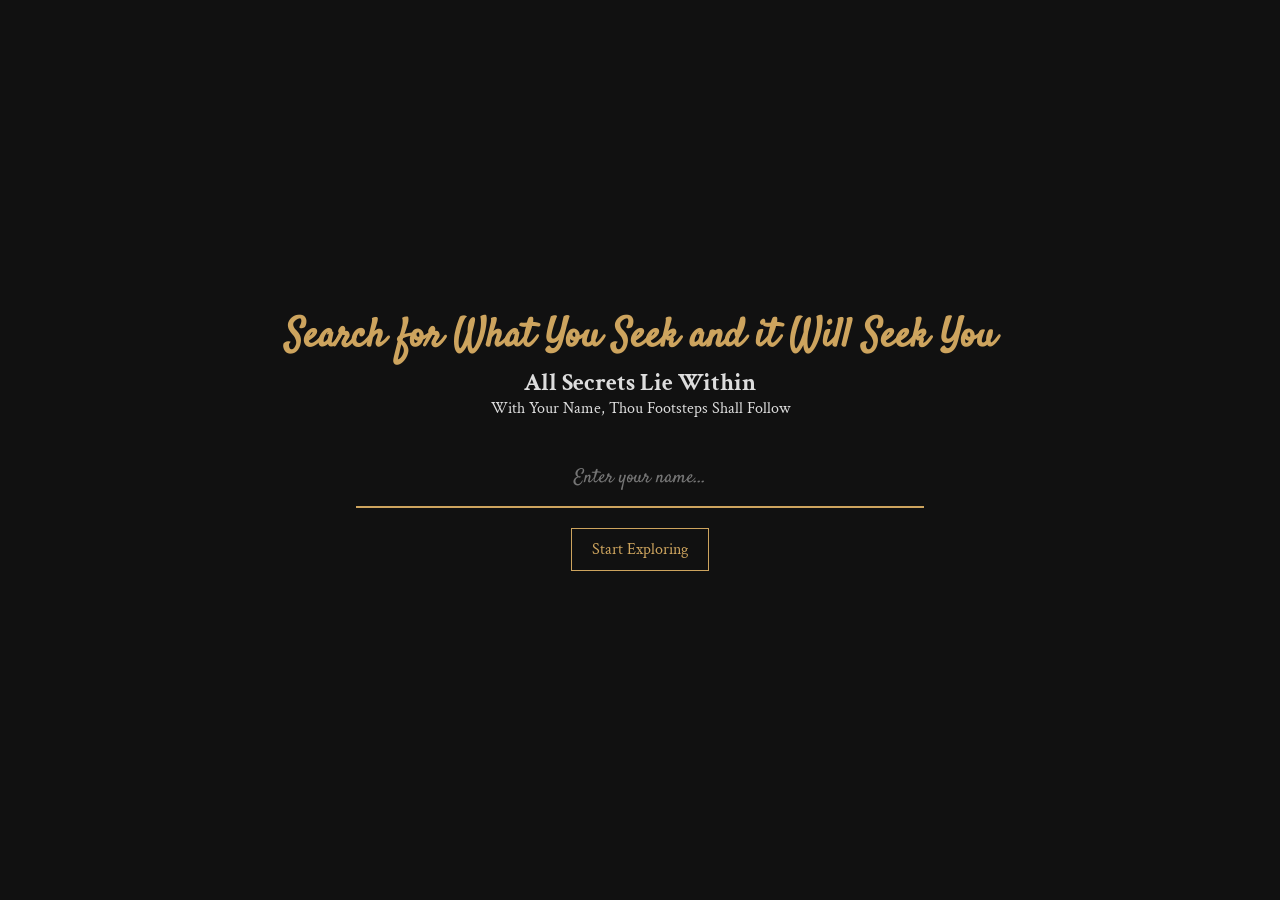
<file: index.html>
<!DOCTYPE html>
<html lang="en">
<head>
<meta charset="UTF-8">
<meta name="viewport" content="width=device-width, initial-scale=1.0">
<title>The Dungeon Awaits</title>
<link rel="stylesheet" href="indexstyle.css">
<link rel="preconnect" href="https://fonts.googleapis.com">
<link rel="preconnect" href="https://fonts.gstatic.com" crossorigin>
<link href="https://fonts.googleapis.com/css2?family=Crimson+Text:ital,wght@0,400;0,700;1,400&family=Satisfy&display=swap" rel="stylesheet">
<link rel="icon" type="image/png" href="images/Favicon.png">
</head>
<body class="intro-body">

<div class="intro-container">
<h1 class="fade-in">Search for What You Seek and it Will Seek You</h1>
<h2 class="fade-in delay-1">All Secrets Lie Within</h2>
<p class="fade-in delay-2">With Your Name, Thou Footsteps Shall Follow</p>
<div class="input-group fade-in delay-3">
<input type="text" id="visitorName" placeholder="Enter your name..." autocomplete="off">
<button id="enterBtn">Start Exploring</button>
</div>
</div>

<script src="script.js"></script>
</body>
</html>
</file>
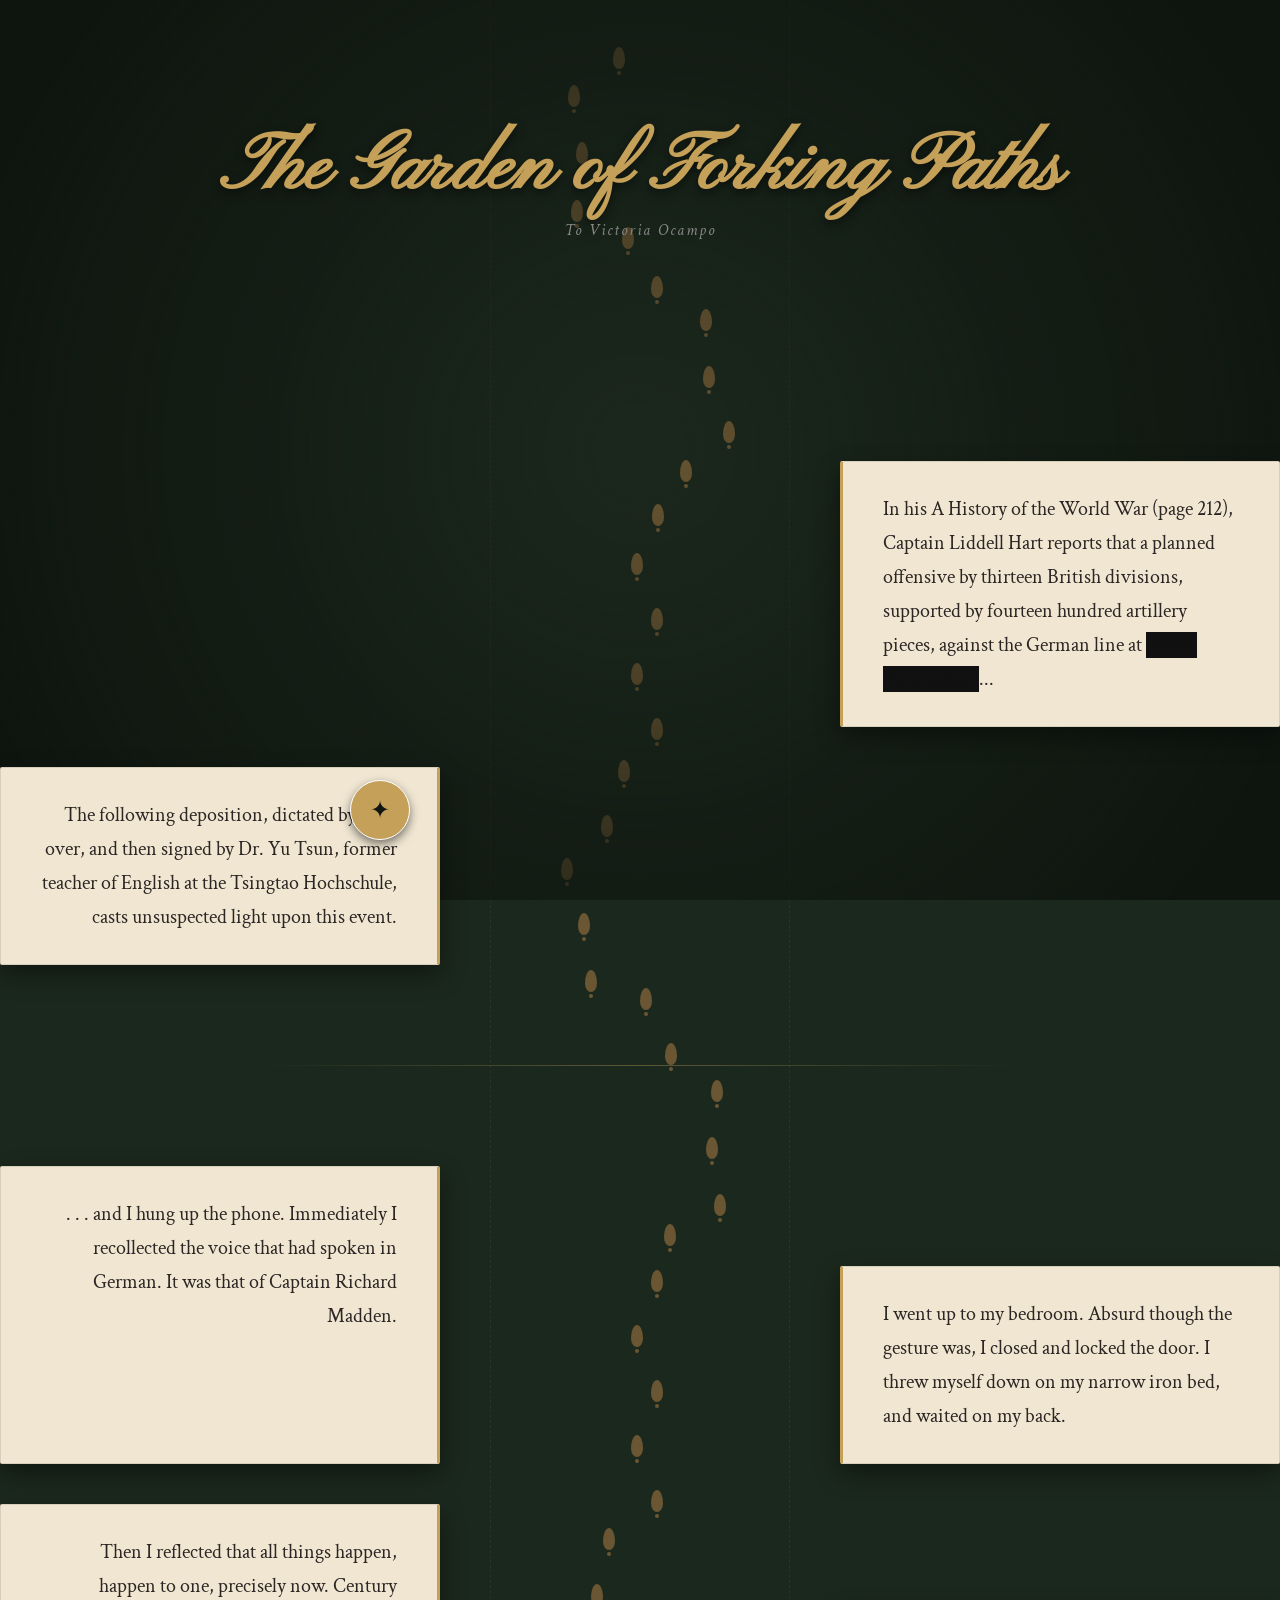
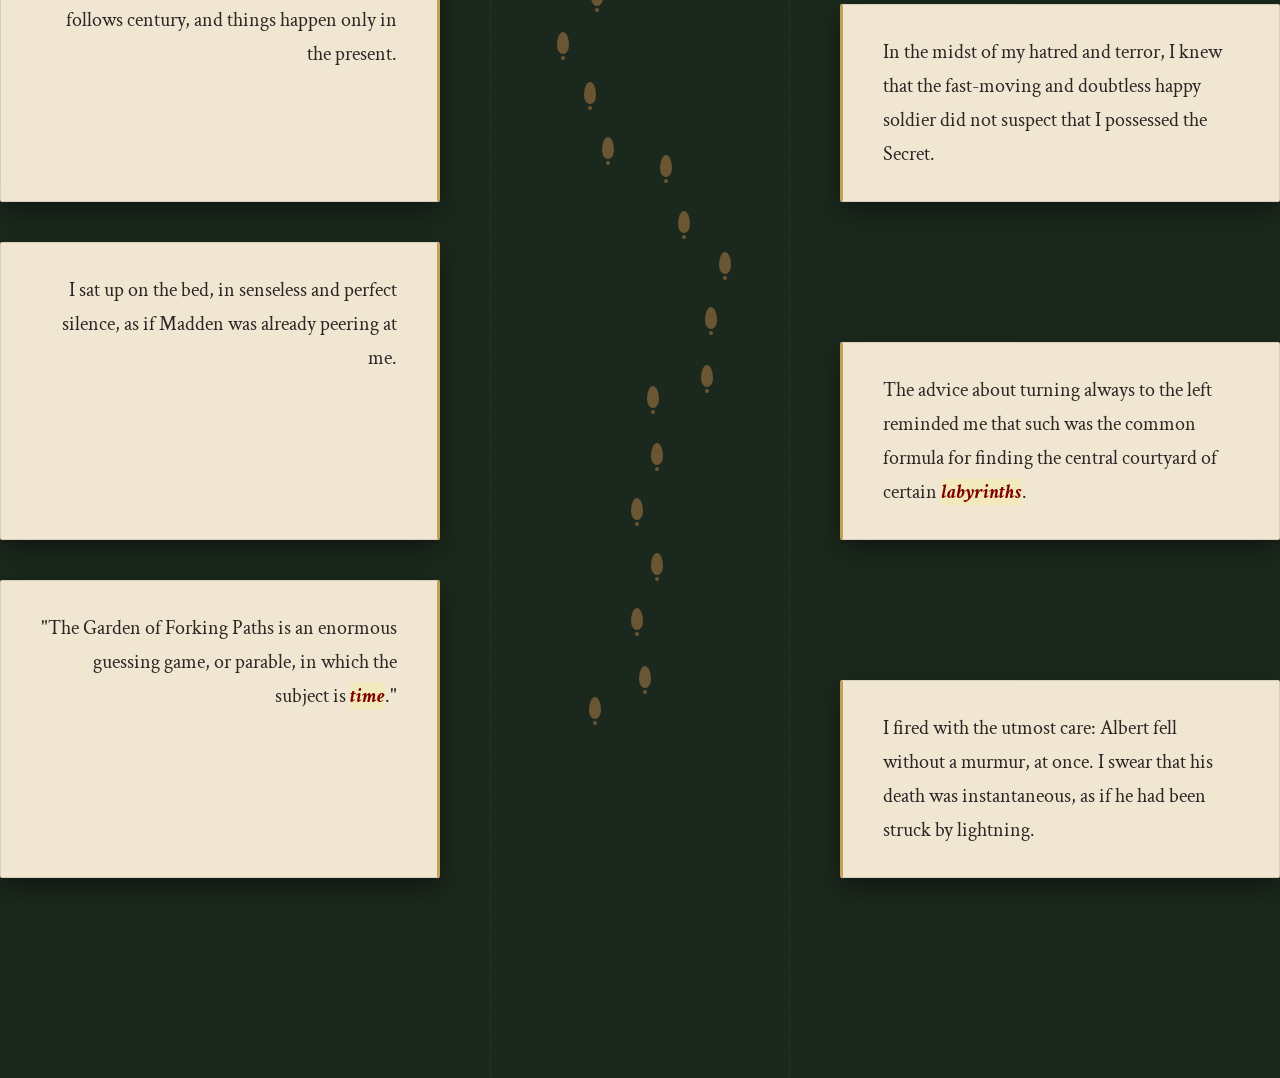
<file: page1.html>
<!DOCTYPE html>
<html lang="en">
<head>
    <meta charset="UTF-8">
    <meta name="viewport" content="width=device-width, initial-scale=1.0">
    <title>The Garden of Forking Paths</title>
    <link rel="stylesheet" href="style.css"> 
    <link rel="stylesheet" href="page1.css"> 
    
    <link rel="preconnect" href="https://fonts.googleapis.com">
    <link rel="preconnect" href="https://fonts.gstatic.com" crossorigin>
    <link href="https://fonts.googleapis.com/css2?family=Crimson+Text:ital,wght@0,400;0,600;0,700;1,400&family=Pinyon+Script&display=swap" rel="stylesheet">
    <link rel="icon" type="image/png" href="images/Favicon.png">
</head>
<body>

    <div class="garden-layer">
        <div class="map-center-column">
            <svg preserveAspectRatio="none" class="path-svg">
                <path id="walk-path" d="M150,0 C150,0 150,0 150,10000" 
                      fill="none" stroke="transparent" />
            </svg>
            
            <div id="footprint-container"></div>
        </div>
        
        <div class="mist-overlay"></div>
    </div>

    <main class="story-grid">
        
        <header class="story-header full-width">
            <h1>The Garden of Forking Paths</h1>
            <p class="dedication">To Victoria Ocampo</p>
        </header>

        <div class="text-block">
            <p>In his A History of the World War (page 212), Captain Liddell Hart reports that a planned offensive by thirteen British divisions, supported by fourteen hundred artillery pieces, against the German line at <span class="redacted">Serre-Montauban</span>...</p>
        </div>
        
        <div class="text-block">
            <p>The following deposition, dictated by, read over, and then signed by Dr. Yu Tsun, former teacher of English at the Tsingtao Hochschule, casts unsuspected light upon this event.</p>
        </div>

        <div class="divider full-width"></div>

        <div class="text-block">
            <p>. . . and I hung up the phone. Immediately I recollected the voice that had spoken in German. It was that of Captain Richard Madden.</p>
        </div>

        <div class="text-block">
            <p>I went up to my bedroom. Absurd though the gesture was, I closed and locked the door. I threw myself down on my narrow iron bed, and waited on my back.</p>
        </div>

        <div class="text-block">
            <p>Then I reflected that all things happen, happen to one, precisely now. Century follows century, and things happen only in the present.</p>
        </div>

        <div class="text-block">
            <p>In the midst of my hatred and terror, I knew that the fast-moving and doubtless happy soldier did not suspect that I possessed the Secret.</p>
        </div>

        <div class="text-block">
            <p>I sat up on the bed, in senseless and perfect silence, as if Madden was already peering at me.</p>
        </div>

        <div class="text-block">
            <p>The advice about turning always to the left reminded me that such was the common formula for finding the central courtyard of certain <span class="highlight">labyrinths</span>.</p>
        </div>
        
        <div class="text-block">
             <p>"The Garden of Forking Paths is an enormous guessing game, or parable, in which the subject is <span class="highlight">time</span>."</p>
        </div>

        <div class="text-block final-block">
            <p>I fired with the utmost care: Albert fell without a murmur, at once. I swear that his death was instantaneous, as if he had been struck by lightning.</p>
        </div>

    </main>

    <div class="nav-container">
        <button id="main-nav-btn" class="nav-btn main">
            <span class="nav-icon">✦</span>
        </button>
        
        <div class="nav-options">
            <a href="page2.html" class="nav-btn option" style="--i:1;">
                <span class="tooltip">The Ruins</span>II
            </a>
            <a href="page3.html" class="nav-btn option" style="--i:2;">
                <span class="tooltip">The Sand</span>III
            </a>
            <a href="home.html" class="nav-btn option" style="--i:3;">
                <span class="tooltip">The Map</span>M
            </a>
        </div>
    </div>

    <script src="page1.js"></script>
</body>
</html>
</file>
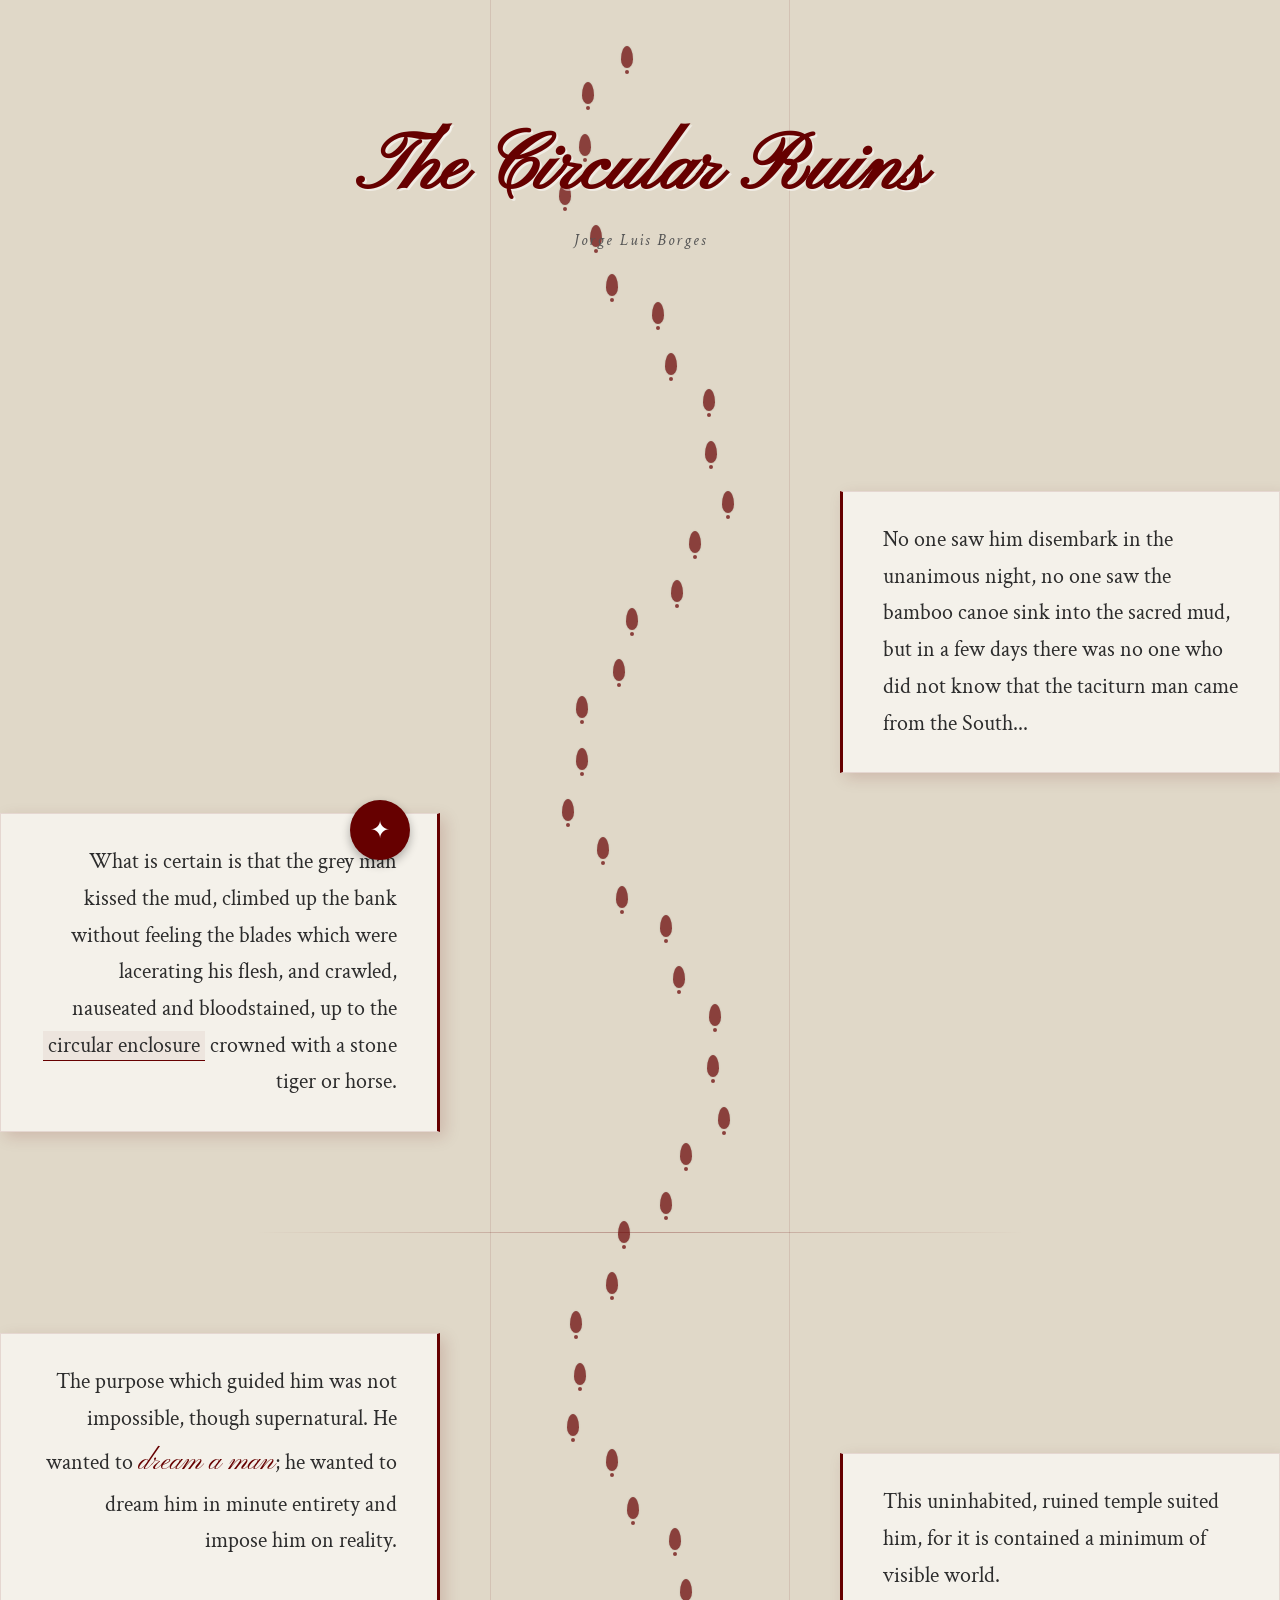
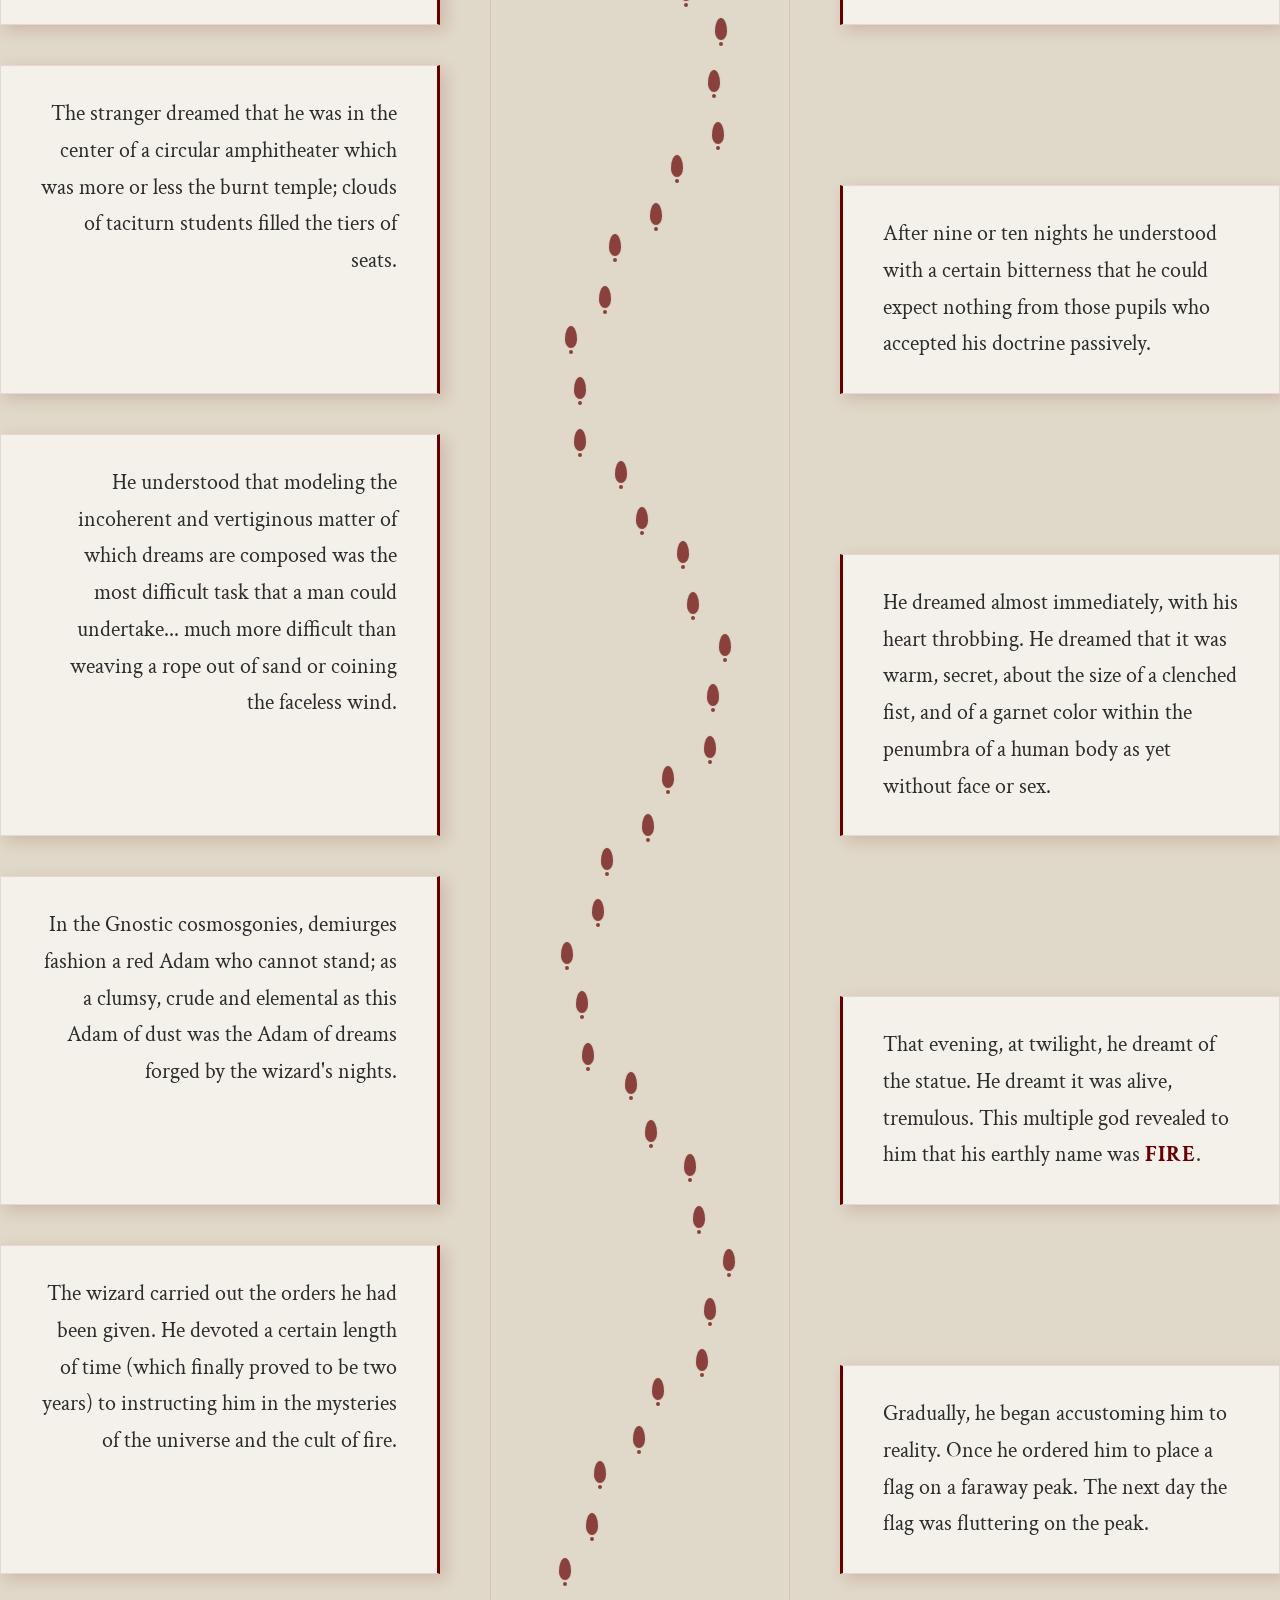
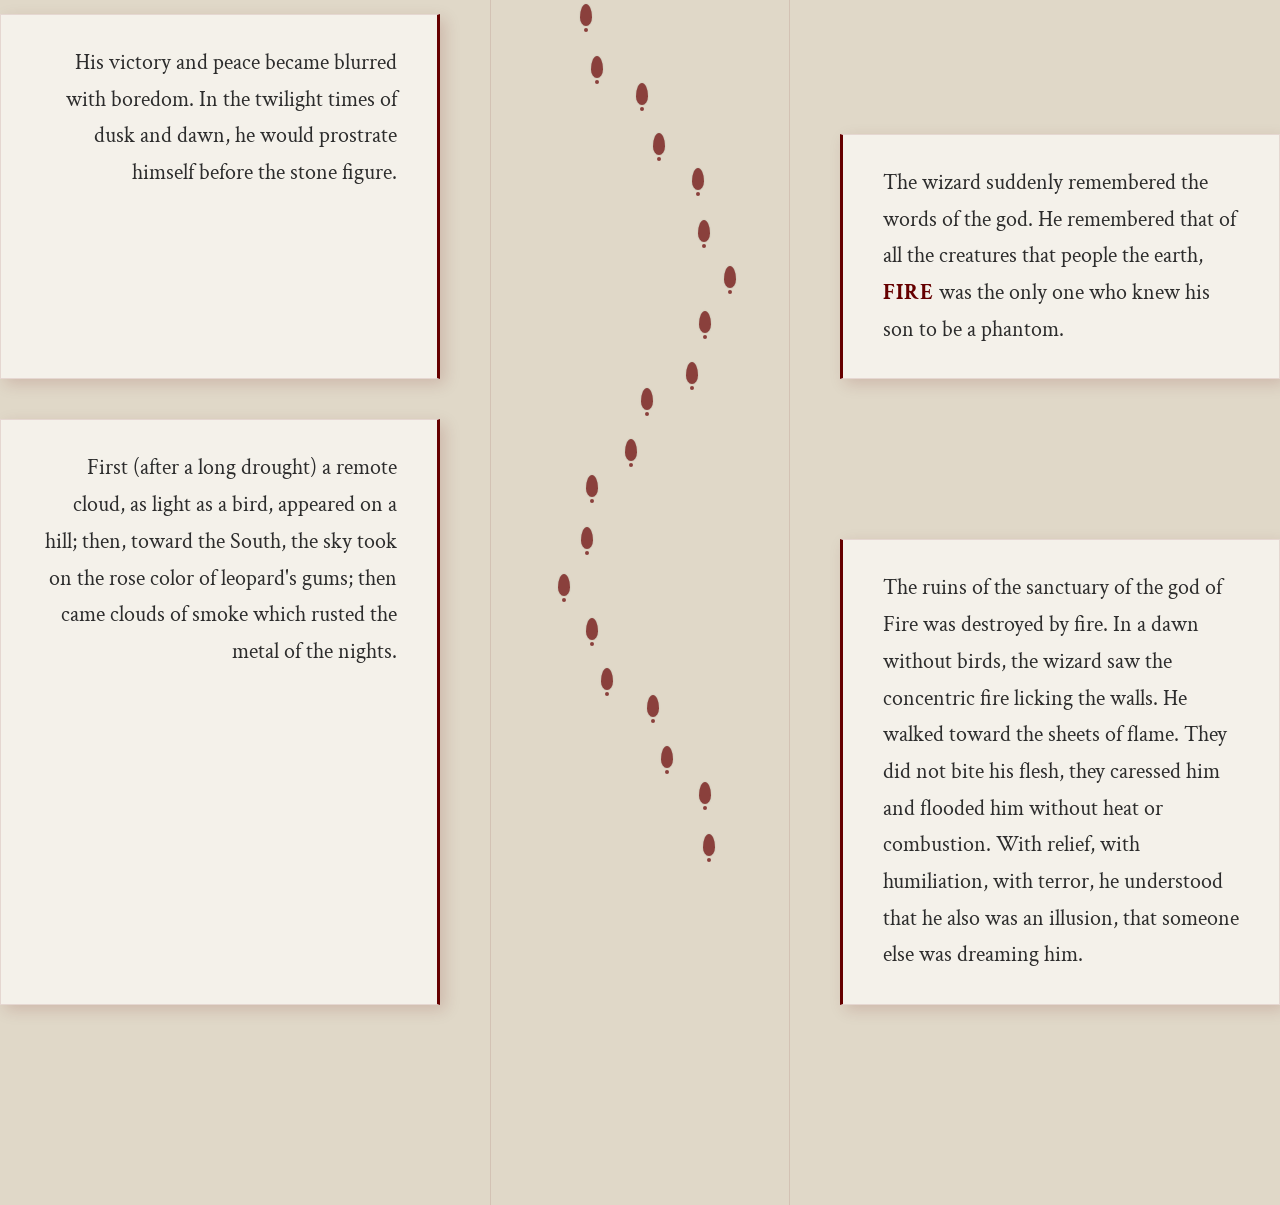
<file: page2.html>
<!DOCTYPE html>
<html lang="en">
<head>
    <meta charset="UTF-8">
    <meta name="viewport" content="width=device-width, initial-scale=1.0">
    <title>The Circular Ruins</title>
    <link rel="stylesheet" href="style.css">
    <link rel="stylesheet" href="page2.css">
    
    <link rel="preconnect" href="https://fonts.googleapis.com">
    <link rel="preconnect" href="https://fonts.gstatic.com" crossorigin>
    <link href="https://fonts.googleapis.com/css2?family=Crimson+Text:ital,wght@0,400;0,600;0,700;1,400&family=Pinyon+Script&display=swap" rel="stylesheet">
    <link rel="icon" type="image/png" href="images/Favicon.png">
</head>
<body>

    <div class="ruins-layer">
        <div class="map-center-column">
            <svg preserveAspectRatio="none" class="path-svg">
                <path id="walk-path" d="M150,0 C150,0 150,0 150,10000" 
                      fill="none" stroke="transparent" />
            </svg>
            
            <div id="footprint-container"></div>
        </div>
        
        <div class="fire-overlay"></div>
    </div>

    <main class="story-grid">
        
        <header class="story-header full-width">
            <h1>The Circular Ruins</h1>
            <p class="dedication">Jorge Luis Borges</p>
        </header>

        <div class="text-block">
            <p>No one saw him disembark in the unanimous night, no one saw the bamboo canoe sink into the sacred mud, but in a few days there was no one who did not know that the taciturn man came from the South...</p>
        </div>

        <div class="text-block">
            <p>What is certain is that the grey man kissed the mud, climbed up the bank without feeling the blades which were lacerating his flesh, and crawled, nauseated and bloodstained, up to the <span class="highlight">circular enclosure</span> crowned with a stone tiger or horse.</p>
        </div>
        
        <div class="divider full-width"></div>

        <div class="text-block">
            <p>The purpose which guided him was not impossible, though supernatural. He wanted to <strong class="script-emphasis">dream a man</strong>; he wanted to dream him in minute entirety and impose him on reality.</p>
        </div>
        
        <div class="text-block">
            <p>This uninhabited, ruined temple suited him, for it is contained a minimum of visible world.</p>
        </div>

        <div class="text-block">
            <p>The stranger dreamed that he was in the center of a circular amphitheater which was more or less the burnt temple; clouds of taciturn students filled the tiers of seats.</p>
        </div>

        <div class="text-block">
            <p>After nine or ten nights he understood with a certain bitterness that he could expect nothing from those pupils who accepted his doctrine passively.</p>
        </div>
        
        <div class="text-block">
            <p>He understood that modeling the incoherent and vertiginous matter of which dreams are composed was the most difficult task that a man could undertake... much more difficult than weaving a rope out of sand or coining the faceless wind.</p>
        </div>
        
        <div class="text-block">
            <p>He dreamed almost immediately, with his heart throbbing. He dreamed that it was warm, secret, about the size of a clenched fist, and of a garnet color within the penumbra of a human body as yet without face or sex.</p>
        </div>
        
        <div class="text-block">
            <p>In the Gnostic cosmosgonies, demiurges fashion a red Adam who cannot stand; as a clumsy, crude and elemental as this Adam of dust was the Adam of dreams forged by the wizard's nights.</p>
        </div>
        
        <div class="text-block">
            <p>That evening, at twilight, he dreamt of the statue. He dreamt it was alive, tremulous. This multiple god revealed to him that his earthly name was <span class="fire-text">Fire</span>.</p>
        </div>

        <div class="text-block">
            <p>The wizard carried out the orders he had been given. He devoted a certain length of time (which finally proved to be two years) to instructing him in the mysteries of the universe and the cult of fire.</p>
        </div>
        
        <div class="text-block">
            <p>Gradually, he began accustoming him to reality. Once he ordered him to place a flag on a faraway peak. The next day the flag was fluttering on the peak.</p>
        </div>
        
        <div class="text-block">
            <p>His victory and peace became blurred with boredom. In the twilight times of dusk and dawn, he would prostrate himself before the stone figure.</p>
        </div>

        <div class="text-block">
            <p>The wizard suddenly remembered the words of the god. He remembered that of all the creatures that people the earth, <span class="fire-text">Fire</span> was the only one who knew his son to be a phantom.</p>
        </div>
        
        <div class="text-block">
            <p>First (after a long drought) a remote cloud, as light as a bird, appeared on a hill; then, toward the South, the sky took on the rose color of leopard's gums; then came clouds of smoke which rusted the metal of the nights.</p>
        </div>
        
        <div class="text-block">
            <p class="climax">The ruins of the sanctuary of the god of Fire was destroyed by fire. In a dawn without birds, the wizard saw the concentric fire licking the walls. He walked toward the sheets of flame. They did not bite his flesh, they caressed him and flooded him without heat or combustion. With relief, with humiliation, with terror, he understood that he also was an illusion, that someone else was dreaming him.</p>
        </div>

    </main>

    <div class="nav-container">
        <button id="main-nav-btn" class="nav-btn main">
            <span class="nav-icon">✦</span>
        </button>
        
        <div class="nav-options">
            <a href="page1.html" class="nav-btn option" style="--i:1;">
                <span class="tooltip">The Garden</span>I
            </a>
            <a href="page3.html" class="nav-btn option" style="--i:2;">
                <span class="tooltip">The Sand</span>III
            </a>
            <a href="home.html" class="nav-btn option" style="--i:3;">
                <span class="tooltip">The Map</span>M
            </a>
        </div>
    </div>

    <script src="page2.js"></script>
</body>
</html>
</file>
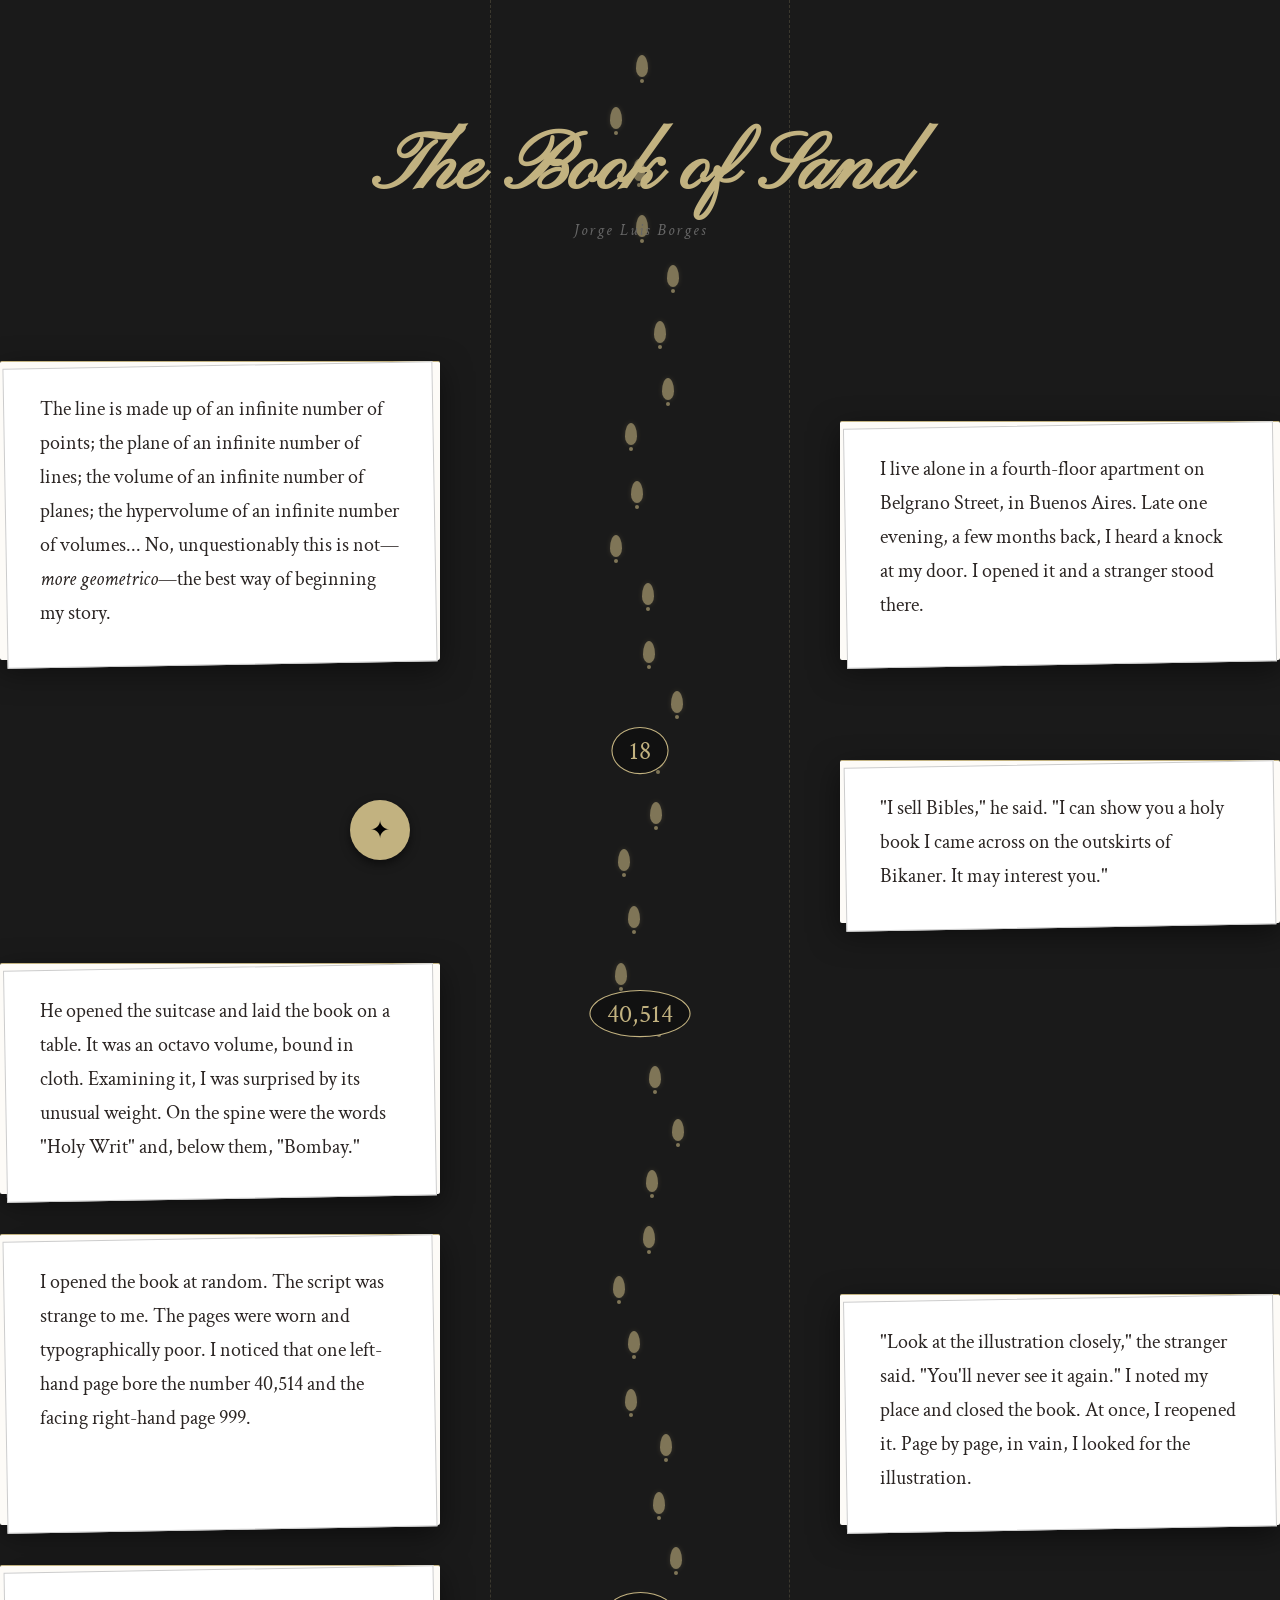
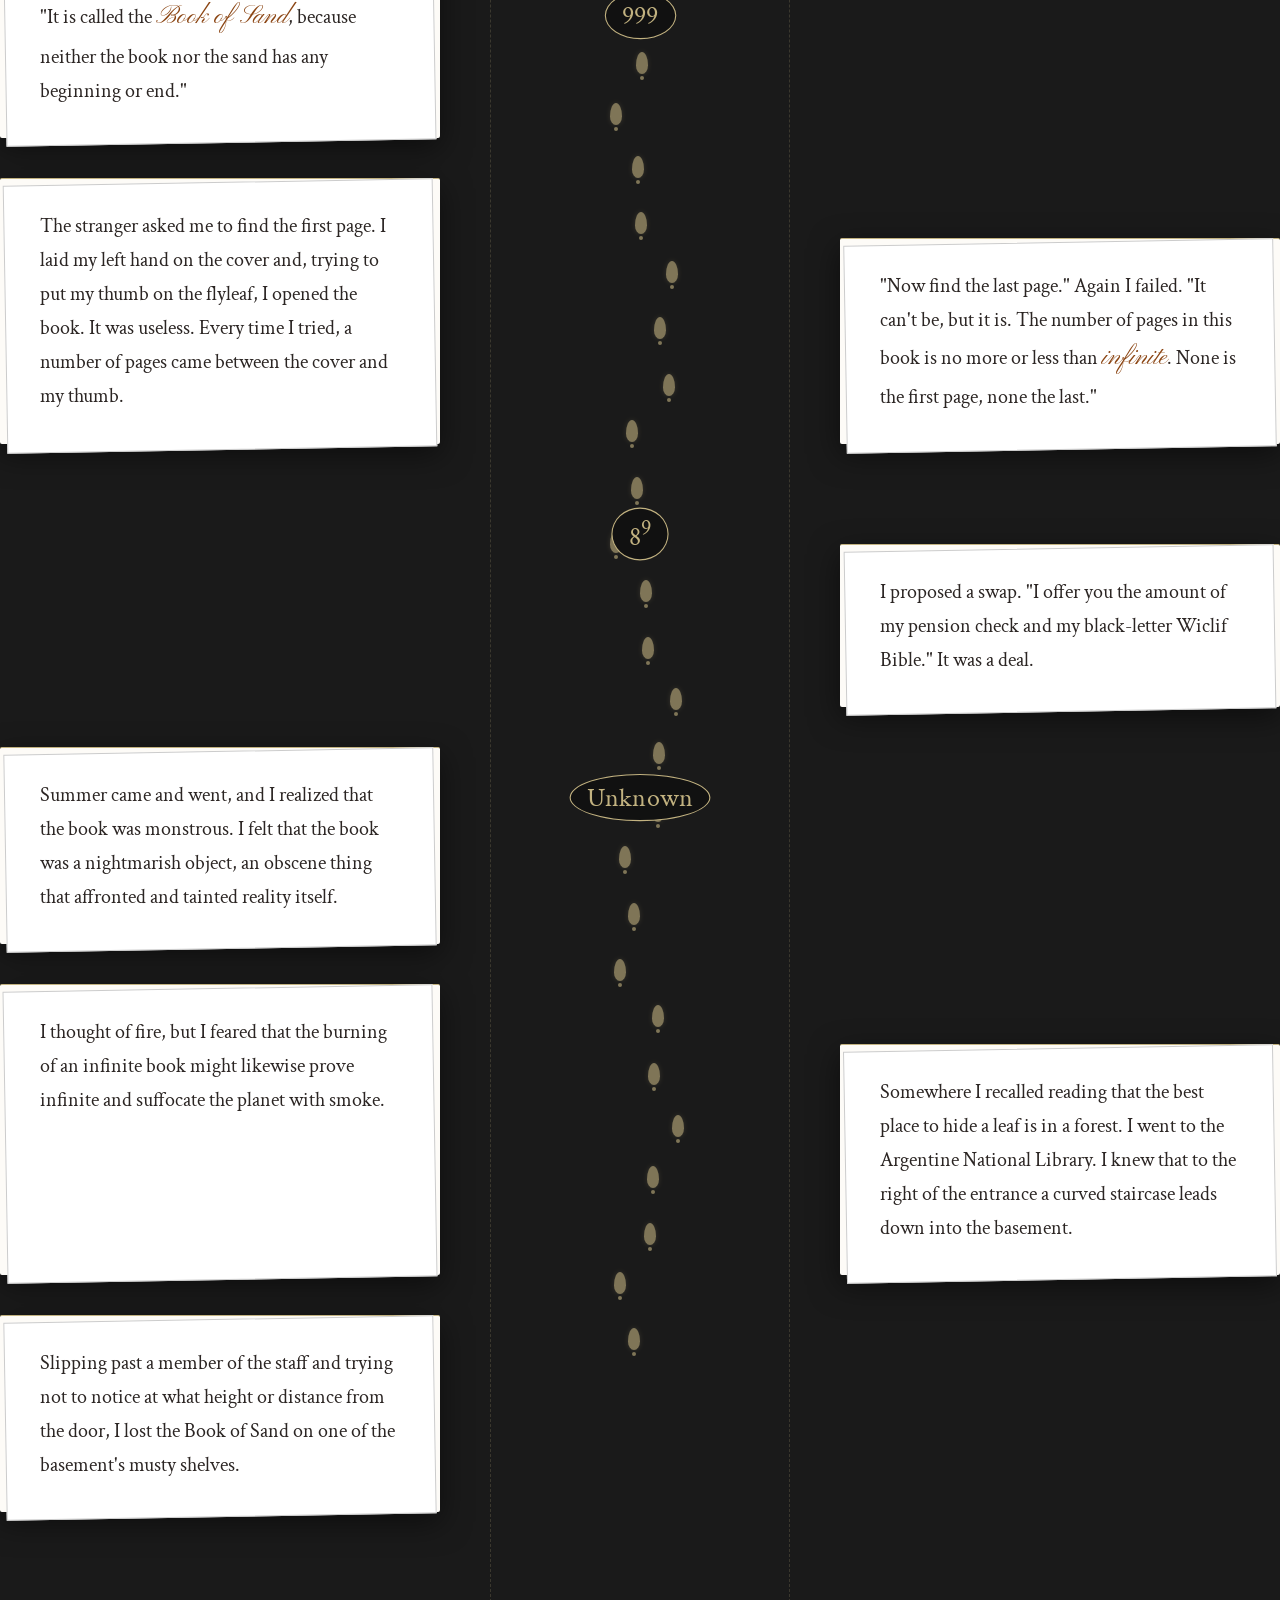
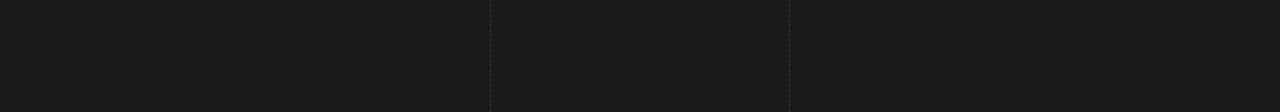
<file: page3.html>
<!DOCTYPE html>
<html lang="en">
<head>
    <meta charset="UTF-8">
    <meta name="viewport" content="width=device-width, initial-scale=1.0">
    <title>The Book of Sand</title>
    <link rel="stylesheet" href="style.css">
    <link rel="stylesheet" href="page3.css">
    
    <link rel="preconnect" href="https://fonts.googleapis.com">
    <link rel="preconnect" href="https://fonts.gstatic.com" crossorigin>
    <link href="https://fonts.googleapis.com/css2?family=Crimson+Text:ital,wght@0,400;0,600;0,700;1,400&family=Pinyon+Script&display=swap" rel="stylesheet">
    <link rel="icon" type="image/png" href="images/Favicon.png">
</head>
<body>

    <div class="sand-layer">
        <div class="map-center-column">
            <svg preserveAspectRatio="none" class="path-svg">
                <path id="walk-path" d="M150,0 C150,0 150,0 150,10000" 
                      fill="none" stroke="transparent" />
            </svg>
            
            <div id="footprint-container"></div>
        </div>
        
        <div class="grain-overlay"></div>
    </div>

    <main class="story-grid">
        
        <header class="story-header full-width">
            <h1>The Book of Sand</h1>
            <p class="dedication">Jorge Luis Borges</p>
        </header>

        <div class="text-block">
            <p>The line is made up of an infinite number of points; the plane of an infinite number of lines; the volume of an infinite number of planes; the hypervolume of an infinite number of volumes... No, unquestionably this is not—<em>more geometrico</em>—the best way of beginning my story.</p>
        </div>

        <div class="text-block">
            <p>I live alone in a fourth-floor apartment on Belgrano Street, in Buenos Aires. Late one evening, a few months back, I heard a knock at my door. I opened it and a stranger stood there.</p>
        </div>

        <div class="page-marker">
            <span>18</span>
        </div>

        <div class="text-block">
            <p>"I sell Bibles," he said. "I can show you a holy book I came across on the outskirts of Bikaner. It may interest you."</p>
        </div>

        <div class="text-block">
            <p>He opened the suitcase and laid the book on a table. It was an octavo volume, bound in cloth. Examining it, I was surprised by its unusual weight. On the spine were the words "Holy Writ" and, below them, "Bombay."</p>
        </div>

        <div class="page-marker">
            <span>40,514</span>
        </div>

        <div class="text-block">
            <p>I opened the book at random. The script was strange to me. The pages were worn and typographically poor. I noticed that one left-hand page bore the number 40,514 and the facing right-hand page 999.</p>
        </div>

        <div class="text-block">
            <p>"Look at the illustration closely," the stranger said. "You'll never see it again." I noted my place and closed the book. At once, I reopened it. Page by page, in vain, I looked for the illustration.</p>
        </div>

        <div class="text-block">
            <p>"It is called the <span class="sand-text">Book of Sand</span>, because neither the book nor the sand has any beginning or end."</p>
        </div>

        <div class="page-marker">
            <span>999</span>
        </div>

        <div class="text-block">
            <p>The stranger asked me to find the first page. I laid my left hand on the cover and, trying to put my thumb on the flyleaf, I opened the book. It was useless. Every time I tried, a number of pages came between the cover and my thumb.</p>
        </div>

        <div class="text-block">
            <p>"Now find the last page." Again I failed. "It can't be, but it is. The number of pages in this book is no more or less than <span class="sand-text">infinite</span>. None is the first page, none the last."</p>
        </div>

        <div class="page-marker">
            <span>8<sup>9</sup></span>
        </div>

        <div class="text-block">
            <p>I proposed a swap. "I offer you the amount of my pension check and my black-letter Wiclif Bible." It was a deal.</p>
        </div>

        <div class="text-block">
            <p>Summer came and went, and I realized that the book was monstrous. I felt that the book was a nightmarish object, an obscene thing that affronted and tainted reality itself.</p>
        </div>

        <div class="page-marker">
            <span>Unknown</span>
        </div>

        <div class="text-block">
            <p>I thought of fire, but I feared that the burning of an infinite book might likewise prove infinite and suffocate the planet with smoke.</p>
        </div>

        <div class="text-block">
            <p>Somewhere I recalled reading that the best place to hide a leaf is in a forest. I went to the Argentine National Library. I knew that to the right of the entrance a curved staircase leads down into the basement.</p>
        </div>

        <div class="text-block final-block">
            <p>Slipping past a member of the staff and trying not to notice at what height or distance from the door, I lost the Book of Sand on one of the basement's musty shelves.</p>
        </div>

    </main>

    <div class="nav-container">
        <button id="main-nav-btn" class="nav-btn main">
            <span class="nav-icon">✦</span>
        </button>
        
        <div class="nav-options">
            <a href="page1.html" class="nav-btn option" style="--i:1;">
                <span class="tooltip">The Garden</span>I
            </a>
            <a href="page2.html" class="nav-btn option" style="--i:2;">
                <span class="tooltip">The Ruins</span>II
            </a>
            <a href="home.html" class="nav-btn option" style="--i:3;">
                <span class="tooltip">The Map</span>M
            </a>
        </div>
    </div>

    <script src="page3.js"></script>
</body>
</html>
</file>
<file: indexstyle.css>
main-content {
perspective: 1500px;
}

.map-base {
position: relative;
width: 600px;
height: 400px;
transform-style: preserve-3d;
transition: transform 1.5s ease-in-out;
}

.map-base.open .flap--1 { transform: rotateY(-180deg); }
.map-base.open .flap--2 { transform: rotateY(180deg); }

.map-base.open .side-1 { transform: translateX(-200%) rotateY(-180deg); }
.map-base.open .side-6 { transform: translateX(200%) rotateY(180deg); }

.map-base {
display: flex;
justify-content: center;
align-items: center;
min-height: 80vh;
margin: 0 auto;
}

.map-side, .map-flap {
width: 300px;
height: 600px;
background-size: cover;
}

:root {
--brown: #4a3b32;
--paper: #f0e6d2;
--paper-texture: url("https://www.transparenttextures.com/patterns/aged-paper.png");
}

* {
box-sizing: border-box;
margin: 0;
padding: 0;
}

body {
background-color: #222;
background-image: var(--paper-texture);
font-family: "Crimson Text", serif;
color: var(--brown);
overflow-x: hidden;
}

.intro-body {
height: 100vh;
display: flex;
justify-content: center;
align-items: center;
background: #111;
color: #ddd;
text-align: center;
}

.intro-container h1 {
font-family: "Satisfy", cursive;
font-size: 2.5rem;
color: #cda45e;
}

.intro-container input {
padding: 15px;
font-family: "Satisfy", cursive;
font-size: 1.2rem;
background: transparent;
border: none;
border-bottom: 2px solid #cda45e;
color: #fff;
text-align: center;
margin-top: 30px;
width: 80%;
}

.intro-container input:focus {
outline: none;
border-bottom: 2px solid #fff;
}

.intro-container button {
display: block;
margin: 20px auto;
background: transparent;
border: 1px solid #cda45e;
color: #cda45e;
padding: 10px 20px;
font-family: "Crimson Text", serif;
font-size: 1rem;
cursor: pointer;
transition: 0.3s;
}

.intro-container button:hover {
background: #cda45e;
color: #111;
}

.fade-in { opacity: 0; animation: fadeIn 2s forwards; }
.delay-1 { animation-delay: 1s; }
.delay-2 { animation-delay: 2s; }
.delay-3 { animation-delay: 3s; }

@keyframes fadeIn { to { opacity: 1; } }

.map-body {
background: #222;
min-height: 100vh;
}

.main-content {
text-align: center;
height: 100vh;
display: flex;
align-items: center;
justify-content: center;
perspective: 1500px;
overflow: hidden;
}

.map-base {
width: 306px;
height: 600px;
position: relative;
background: url("https://meowlivia.s3.us-east-2.amazonaws.com/codepen/map/9.png") center center / cover;
transform-style: preserve-3d;
transition: transform 0.5s;
}

@media (max-width: 600px) {
.map-base {
transform: scale(0.6);
}
}

.map-flap {
transform-style: preserve-3d;
position: absolute;
width: 100%;
height: 25%;
left: 0;
transition: 0.5s ease;
}

.map-flap__front, .map-flap__back {
backface-visibility: hidden;
width: 100%;
height: 100%;
position: absolute;
}
.map-flap__back { transform: scale(-1) rotateY(180deg); }

.flap--1 {
top: 25%;
z-index: 5;
}
.flap--1 .map-flap__front { background: url("https://meowlivia.s3.us-east-2.amazonaws.com/codepen/map/mini-1.png") center left / cover; }
.flap--1 .map-flap__back { background: url("https://meowlivia.s3.us-east-2.amazonaws.com/codepen/map/mini-3.png") -3px 0/ cover; }

.flap--2 {
top: 50%;
z-index: 5;
}
.flap--2 .map-flap__front { background: url("https://meowlivia.s3.us-east-2.amazonaws.com/codepen/map/mini-2.png") center left / cover; }
.flap--2 .map-flap__back { background: url("https://meowlivia.s3.us-east-2.amazonaws.com/codepen/map/mini-4.png") -3px 0/ cover; }

.map-side {
height: 600px;
width: 152px;
position: absolute;
transform-style: preserve-3d;
transition: 0.3s ease;
top: 0;
}

.map-side .front, .map-side .back {
width: 100%;
height: 100%;
position: absolute;
background-size: cover;
backface-visibility: hidden;
}

.map-side .back { background-image: url(https://meowlivia.s3.us-east-2.amazonaws.com/codepen/map/back.png); }

.side-1 { left: 0; margin-left: 1.5px; z-index: 4; }
.side-2 { left: 50%; margin-left: -2px; z-index: 4; }

.side-3 { left: 0; margin-left: 3px; z-index: 3; }
.side-3 .back { transform: rotateY(180deg); }

.side-4 { left: 50%; margin-left: -1px; z-index: 3; }
.side-4 .back { transform: rotateY(180deg); }

.side-5 { left: 0; z-index: 2; }
.side-5 .back { background-image: url(https://meowlivia.s3.us-east-2.amazonaws.com/codepen/map/1.png); }

.side-6 { left: 50%; z-index: 2; }
.side-6 .back { background-image: url(https://meowlivia.s3.us-east-2.amazonaws.com/codepen/map/17.png); }

.map-base.active .flap--1 { transform: rotateX(180deg); transform-origin: top center; transition: 0.6s transform 1s; }
.map-base.active .flap--2 { transform: rotateX(180deg); transform-origin: bottom center; transition: 0.6s transform 1.2s; }

.map-base.active .side-1 { transform-origin: center left; transform: rotateY(180deg) skewY(2deg); transition: 0.5s all ease-in-out 0.6s; }
.map-base.active .side-1 .front { transform: rotateY(180deg); }

.map-base.active .side-2 { transform-origin: center right; transform: rotateY(180deg) skewY(-2deg); transition: 0.5s all ease-in-out 0.6s; }
.map-base.active .side-2 .front { transform: rotateY(180deg); }

.map-base.active .side-3 { left: -50%; transform: skewY(2deg) translateX(-100%); top: 8px; transition: 0.5s transform ease 0.8s, 0.3s left ease 0.8s, 0.5s top ease 0.8s; }
.map-base.active .side-4 { left: 100%; transform: skewY(-2deg) translateX(100%); top: 8px; margin-left: -7px; transition: 0.5s transform ease 0.8s, 0.3s left ease 0.8s, 0.5s top ease 0.8s, 0.5s margin ease 0.8s; }

.map-base.active .side-5 { left: -100%; transform-origin: center left; transform: rotateY(180deg); transition: 0.5s transform, 0.7s left 0.8s, 0.2s margin 0.8s; top: 0px; margin-left: 4px; }
.map-base.active .side-5 .front { transform: rotateY(180deg); }

.map-base.active .side-6 { left: 150%; transform: rotateY(180deg); transform-origin: center right; margin-left: -8px; transition: 0.5s transform 0.3s, 0.7s left 0.8s, 0.5s top 0.8s, 0.5s margin 0.8s; }
.map-base.active .side-6 .front { transform: rotateY(180deg); }

.map-link {
position: absolute;
text-decoration: none;
color: var(--brown);
font-family: "Satisfy", cursive;
font-size: 1.2rem;
padding: 10px;
border: 1px dashed var(--brown);
background: rgba(240, 230, 210, 0.7);
transition: 0.3s;
opacity: 0;
pointer-events: none;
z-index: 100;
text-align: center;
box-shadow: 0 0 5px rgba(0,0,0,0.2);
}

.map-link span { display: block; font-weight: bold; }
.map-link small { font-family: "Crimson Text", serif; font-size: 0.9rem; }

.map-link:hover {
background: var(--brown);
color: #fff;
border-style: solid;
}

.left-link { top: 40%; left: 20%; transform: rotate(-5deg); }
.right-link { top: 40%; right: 20%; transform: rotate(5deg); }
.center-link { bottom: 50px; left: 50%; transform: translateX(-50%); width: 120px; }

.map-base.active .map-link {
opacity: 1;
pointer-events: auto;
transition: opacity 1s ease 2s;
}

.cursor-follower {
position: fixed;
pointer-events: none;
z-index: 9999;
top: 0;
left: 0;
will-change: transform;
}

#cursor-name {
background: url('https://meowlivia.s3.us-east-2.amazonaws.com/codepen/map/scroll.svg') center center / cover;
padding: 5px 20px;
font-family: "Satisfy", cursive;
color: var(--brown);
font-weight: bold;
font-size: 1.1rem;
white-space: nowrap;
position: absolute;
top: -40px;
left: 10px;
}

.footprint {
position: absolute;
width: 10px;
height: 18px;
background: var(--brown);
border-radius: 50% 50% 50% 50% / 60% 60% 40% 40%;
opacity: 0.6;
pointer-events: none;
animation: fadeOut 2s forwards;
z-index: 9998;
}

@keyframes fadeOut {
0% { opacity: 0.6; }
100% { opacity: 0; transform: scale(0.8); }
}

.controls {
position: fixed;
bottom: 20px;
width: 100%;
text-align: center;
z-index: 200;
}
.controls button {
font-family: "Satisfy", cursive;
background: rgba(0,0,0,0.5);
color: #fff;
border: 1px solid #fff;
padding: 10px 20px;
cursor: pointer;
font-size: 1.2rem;
}
</file>
<file: style.css>
:root {
    --brown: #4a3b32;
    --paper: #f0e6d2;
    --paper-texture: url("https://www.transparenttextures.com/patterns/aged-paper.png");
}

* { box-sizing: border-box; margin: 0; padding: 0; }

body {
    background-color: #222;
    background-image: var(--paper-texture);
    font-family: "Crimson Text", serif;
    color: var(--brown);
    overflow-x: hidden;
}

.main-content {
    perspective: 1500px;
    height: 100vh;
    display: flex;
    align-items: center;
    justify-content: center;
    overflow: hidden;
}

.map-base {
    position: relative;
    width: 306px;
    height: 600px;
    background: url("images/map base.png") center center / cover;
    transform-style: preserve-3d;
    transition: transform 1.5s ease-in-out;
}

.map-flap {
    position: absolute;
    width: 100%;
    height: 50%;
    left: 0;
    transform-style: preserve-3d;
    transition: 0.8s transform ease-in-out;
    z-index: 10;
}

.flap--1 { top: 0; transform-origin: top; }
.flap--2 { bottom: 0; transform-origin: bottom; }

.map-flap__front, .map-flap__back {
    position: absolute;
    width: 100%;
    height: 100%;
    backface-visibility: hidden;
}

.flap--1 .map-flap__front { background: url("images/flap 1.png") bottom left / cover; }
.flap--1 .map-flap__back { background: url("images/flap 1.png") top left / cover; transform: rotateX(-180deg); }

.flap--2 .map-flap__front { background: url("images/flap 2.png") top left / cover; }
.flap--2 .map-flap__back { background: url("images/flap 2.png") bottom left / cover; transform: rotateX(180deg); }

.map-side {
    position: absolute;
    top: 0;
    width: 153px;
    height: 100%;
    transform-style: preserve-3d;
    transition: 0.8s transform ease-in-out;
}

.map-side .front, .map-side .back {
    position: absolute;
    width: 100%;
    height: 100%;
    background-size: cover;
    backface-visibility: hidden;
    transition: 0s transform; 
}

.map-side .front { background-image: var(--image); }
.map-side .back { background-image: url("images/Artbaord.png"); transform: rotateY(180deg); }

.side-1, .side-3, .side-5 { left: 0; transform-origin: left; }
.side-2, .side-4, .side-6 { right: 0; transform-origin: right; }

.side-1, .side-2 { z-index: 6; }
.side-3, .side-4 { z-index: 5; }
.side-5, .side-6 { z-index: 4; }

.map-base.active .flap--1 { transform: rotateX(180deg); }
.map-base.active .flap--2 { transform: rotateX(-180deg); }

.map-base.active .side-1 { 
    transform: rotateY(-180deg); 
    transition: 0.8s transform ease-in-out 1s; 
}
.map-base.active .side-1 .front { transform: rotateY(180deg); }

.map-base.active .side-2 { 
    transform: rotateY(180deg); 
    transition: 0.8s transform ease-in-out 1s; 
}
.map-base.active .side-2 .front { transform: rotateY(-180deg); }

.map-base.active .side-3 { 
    transform: translateX(-306px); 
    transition: 0.8s transform ease-in-out 2s; 
}
.map-base.active .side-4 { 
    transform: translateX(306px); 
    transition: 0.8s transform ease-in-out 2s; 
}

.map-base.active .side-5 { 
    transform: translateX(-459px); 
    transition: 0.8s transform ease-in-out 3s; 
}
.map-base.active .side-6 { 
    transform: translateX(459px); 
    transition: 0.8s transform ease-in-out 3s; 
} 

.map-link {
    position: absolute;
    text-decoration: none;
    color: var(--brown);
    font-family: "Satisfy", cursive;
    padding: 10px;
    border: 1px dashed var(--brown);
    background: rgba(240, 230, 210, 0.8);
    opacity: 0;
    pointer-events: none;
    z-index: 100;
    transition: opacity 0.5s ease 3.8s;
}

.map-base.active .map-link { opacity: 1; pointer-events: auto; }

.left-link { top: 60%; left: 41%; transform: translateX(-50%); }
.right-link { top: 58%; left: 64%; transform: translateX(-50%); }
.center-link { bottom: 380px; left: 48%; transform: translateX(-50%); }

.cursor-follower { position: fixed; pointer-events: none; z-index: 9999; }
#cursor-name { background: url('https://meowlivia.s3.us-east-2.amazonaws.com/codepen/map/scroll.svg') center/cover; padding: 5px 20px; font-family: "Satisfy", cursive; color: var(--brown); }
.footprint { position: absolute; width: 10px; height: 18px; background: var(--brown); border-radius: 50%; opacity: 0.6; animation: fadeOut 2s forwards; }
@keyframes fadeOut { to { opacity: 0; transform: scale(0.8); } }

.controls { position: fixed; bottom: 20px; width: 100%; text-align: center; }
.controls button { font-family: "Satisfy", cursive; background: rgba(0,0,0,0.5); color: #fff; border: 1px solid #fff; padding: 10px 20px; cursor: pointer; }

@media (max-width: 1024px) {
    .map-base {
        transform: scale(0.8);
    }
}

@media (max-width: 768px) {
    .map-base {
        transform: scale(0.6);
    }
}

@media (max-width: 480px) {
    .map-base {
        /* Scales the ~918px fully opened map down to ~320px to fit mobile screens */
        transform: scale(0.35); 
    }
    
    /* Make the links a bit larger on mobile so they are easier to tap */
    .map-link {
        font-size: 1.5rem;
        padding: 15px;
    }
    .map-link small {
        font-size: 1.1rem;
    }
}
/* Hide custom cursor and footprints on touch devices */
@media (hover: none) and (pointer: coarse) {
    .cursor-follower, 
    .footprint {
        display: none !important;
    }
}
</file>
<file: page1.css>
:root {
    --garden-green: #1e2b20;
    --antique-gold: #c5a059;
    --parchment: #f0e6d2;
    --ink: #2b2523;
    --shadow: rgba(0, 0, 0, 0.4);
}

body {
    margin: 0;
    background-color: #0f1610;
    font-family: "Crimson Text", serif;
    color: var(--ink);
    overflow-x: hidden;
    min-height: 100vh;
}

.garden-layer {
    position: absolute;
    top: 0;
    left: 0;
    width: 100%;
    z-index: 0;
    background-color: var(--garden-green);
    background-image: url("https://www.transparenttextures.com/patterns/black-scales.png");
    opacity: 0.9;
}

.mist-overlay {
    position: fixed;
    top: 0; left: 0; width: 100%; height: 100%;
    background: radial-gradient(circle at 50% 50%, transparent 0%, #0f1610 90%);
    pointer-events: none;
    z-index: 0;
}

.map-center-column {
    position: absolute;
    left: 50%;
    transform: translateX(-50%);
    width: 300px;
    height: 100%;
    border-left: 1px dashed rgba(197, 160, 89, 0.1);
    border-right: 1px dashed rgba(197, 160, 89, 0.1);
}

.path-svg {
    width: 100%; height: 100%;
    position: absolute; top: 0; left: 0;
}

.static-footprint {
    position: absolute;
    width: 12px; height: 22px;
    background: #8b6b3e;
    border-radius: 50% 50% 50% 50% / 60% 60% 40% 40%;
    opacity: 0;
    z-index: 1;
    animation: printAppear 0.8s forwards;
}
.static-footprint::before {
    content: ""; position: absolute;
    border-radius: 50%; width: 4px; height: 4px;
    top: 110%; left: 4px; background: inherit;
}

@keyframes printAppear {
    from { opacity: 0; transform: scale(0.6); }
    to { opacity: 0.8; transform: scale(1); }
}

.story-grid {
    position: relative;
    z-index: 2;
    display: grid;
    grid-template-columns: 1fr 320px 1fr;
    gap: 40px;
    max-width: 1300px;
    margin: 0 auto;
    padding-bottom: 200px;
}

.story-header.full-width {
    grid-column: 1 / -1;
    text-align: center;
    padding: 120px 0 80px;
}

.story-header h1 {
    font-family: 'Pinyon Script', cursive;
    font-size: 5rem;
    color: var(--antique-gold);
    margin: 0;
    text-shadow: 0 4px 10px rgba(0,0,0,0.5);
}

.dedication {
    font-family: "Crimson Text", serif;
    font-style: italic;
    color: #888;
    letter-spacing: 2px;
}

.divider.full-width {
    grid-column: 1 / -1;
    height: 1px;
    background: linear-gradient(90deg, transparent, var(--antique-gold), transparent);
    width: 60%;
    margin: 60px auto;
    opacity: 0.4;
}

.text-block {
    background: var(--parchment);
    padding: 30px 40px;
    border-radius: 2px;
    box-shadow: 0 10px 25px var(--shadow);
    border: 1px solid rgba(0,0,0,0.1);
    
    opacity: 0; 
    transition: all 1s cubic-bezier(0.2, 0.8, 0.2, 1);
    position: relative;
}

.text-block p {
    font-size: 1.25rem;
    line-height: 1.7;
    margin: 0;
}

.redacted {
    background: #111;
    color: #111;
    padding: 0 4px;
    cursor: help;
    transition: 0.3s;
}
.redacted:hover {
    background: transparent;
    text-decoration: line-through;
}

.highlight {
    color: #800000;
    font-weight: bold;
    font-style: italic;
    background: rgba(255, 255, 0, 0.1);
}

.text-block:nth-child(odd) {
    grid-column: 1;
    text-align: right;
    border-right: 3px solid var(--antique-gold);
    transform: translateX(-30px);
}

.text-block:nth-child(even) {
    grid-column: 3;
    text-align: left;
    border-left: 3px solid var(--antique-gold);
    transform: translateX(30px);
    margin-top: 100px;
}

.text-block.revealed {
    opacity: 1;
    transform: translateX(0);
}

.nav-container {
    position: fixed;
    bottom: 60px; right: 870px;
    z-index: 100;
}

.nav-btn {
    width: 60px; height: 60px;
    border-radius: 50%; border: none;
    cursor: pointer;
    display: flex; justify-content: center; align-items: center;
    text-decoration: none;
    transition: all 0.4s ease;
    box-shadow: 0 4px 10px rgba(0,0,0,0.5);
}

.main {
    background: var(--antique-gold);
    color: #0f1610;
    position: relative; z-index: 102;
    font-size: 1.5rem;
    border: 1px solid #fff;
}
.main:hover { transform: scale(1.1); background: #fff; }

.nav-options {
    position: absolute; bottom: 0; right: 0;
    width: 60px; height: 60px;
    pointer-events: none;
}

.option {
    position: absolute; top: 0; left: 0;
    background: #0f1610;
    color: var(--antique-gold);
    font-family: 'Pinyon Script', cursive;
    font-size: 1.2rem;
    border: 1px solid var(--antique-gold);
    opacity: 0; z-index: 101; pointer-events: none;
}

.tooltip {
    position: absolute; top: -30px right: 0px;
    background: var(--antique-gold); color: #000;
    padding: 4px 8px; font-size: 0.8rem;
    border-radius: 2px; font-family: sans-serif;
    opacity: 0; pointer-events: none;
}
.option:hover .tooltip { opacity: 1; }

.nav-container.active .option { opacity: 1; pointer-events: auto; }
.nav-container.active .option:nth-child(1) { transform: translate(60px, -60px); }
.nav-container.active .option:nth-child(2) { transform: translate(-60px, -60px); }
.nav-container.active .option:nth-child(3) { transform: translatey(-90px); }
.nav-container.active .main { transform: rotate(45deg); }

@media (max-width: 768px) {
    .story-grid { display: block; padding: 20px; }
    .text-block:nth-child(odd), .text-block:nth-child(even) {
        margin: 0 0 40px 0;
        text-align: left;
        border: none;
        border-left: 3px solid var(--antique-gold);
        transform: translateY(20px);
    }
}
</file>
<file: page2.css>
:root {
    --blood-red: #660000;
    --paper-bg: #f4f1ea;
    --ash-text: #2c2c2c;
    --shadow: rgba(102, 0, 0, 0.15);
}

body {
    margin: 0;
    background-color: #1a1a1a;
    font-family: "Crimson Text", serif;
    color: var(--ash-text);
    overflow-x: hidden;
    min-height: 100vh;
}

.ruins-layer {
    position: absolute;
    top: 0;
    left: 0;
    width: 100%;
    z-index: 0;
    
    background-color: #e0d8c8;
    background-image: url("https://www.transparenttextures.com/patterns/cubes.png");
    background-repeat: repeat;
}

.map-center-column {
    position: absolute;
    left: 50%;
    transform: translateX(-50%);
    width: 300px;
    height: 100%;
    
    border-left: 1px solid rgba(102, 0, 0, 0.1);
    border-right: 1px solid rgba(102, 0, 0, 0.1);
}

.path-svg {
    width: 100%;
    height: 100%;
    position: absolute;
    top: 0; left: 0;
}

.static-footprint {
    position: absolute;
    width: 12px;
    height: 22px;
    background: var(--blood-red);
    border-radius: 50% 50% 50% 50% / 60% 60% 40% 40%;
    opacity: 0;
    z-index: 1;
    animation: printAppear 0.8s forwards;
    box-shadow: 0 0 2px rgba(0,0,0,0.2);
}
.static-footprint::before {
    content: ""; position: absolute;
    border-radius: 50%; width: 4px; height: 4px;
    top: 110%; left: 4px; background: inherit;
}

@keyframes printAppear {
    from { opacity: 0; transform: scale(0.6); }
    to { opacity: 0.7; transform: scale(1); }
}

.story-grid {
    position: relative;
    z-index: 2;
    display: grid;
    grid-template-columns: 1fr 320px 1fr;
    gap: 40px;
    max-width: 1300px;
    margin: 0 auto;
    padding-bottom: 200px;
}

.story-header.full-width {
    grid-column: 1 / -1;
    text-align: center;
    padding: 120px 0 80px;
}

.story-header h1 {
    font-family: 'Pinyon Script', cursive;
    font-size: 5rem;
    color: var(--blood-red);
    margin: 0;
    text-shadow: 2px 2px 0px rgba(255,255,255,0.5);
}

.dedication {
    font-family: "Crimson Text", serif;
    font-style: italic;
    color: #555;
    letter-spacing: 2px;
    margin-top: 10px;
}

.divider.full-width {
    grid-column: 1 / -1;
    height: 1px;
    background: linear-gradient(90deg, transparent, var(--blood-red), transparent);
    width: 60%;
    margin: 60px auto;
    opacity: 0.3;
}

.text-block {
    background: var(--paper-bg);
    padding: 30px 40px;
    border: 1px solid rgba(102, 0, 0, 0.1);
    box-shadow: 5px 5px 15px var(--shadow);
    
    opacity: 0;
    transition: all 1s cubic-bezier(0.2, 0.8, 0.2, 1);
}

.text-block p {
    font-size: 1.35rem;
    line-height: 1.7;
    margin: 0;
}

.script-emphasis {
    font-family: 'Pinyon Script', cursive;
    font-size: 1.8rem;
    color: var(--blood-red);
    font-weight: normal;
}

.fire-text {
    color: var(--blood-red);
    font-weight: bold;
    text-transform: uppercase;
    letter-spacing: 1px;
}

.highlight {
    background: rgba(102, 0, 0, 0.05);
    padding: 0 5px;
    border-bottom: 1px solid var(--blood-red);
}

.text-block:nth-child(odd) {
    grid-column: 1;
    text-align: right;
    border-right: 3px solid var(--blood-red);
    transform: translateX(-30px);
}

.text-block:nth-child(even) {
    grid-column: 3;
    text-align: left;
    border-left: 3px solid var(--blood-red);
    transform: translateX(30px);
    margin-top: 120px;
}

.text-block.revealed {
    opacity: 1;
    transform: translateX(0);
}

.nav-container {
    position: fixed;
    bottom: 40px;
    right: 870px;
    z-index: 100;
}

.nav-btn {
    width: 60px;
    height: 60px;
    border-radius: 50%;
    border: none;
    cursor: pointer;
    display: flex;
    justify-content: center;
    align-items: center;
    text-decoration: none;
    transition: all 0.4s ease;
    box-shadow: 0 4px 10px rgba(0,0,0,0.3);
}

.main {
    background: var(--blood-red);
    color: #fff;
    position: relative;
    z-index: 102;
    font-size: 1.5rem;
}

.main:hover {
    transform: scale(1.1);
    background: #4a0000;
}

.nav-options {
    position: absolute;
    bottom: 0;
    right: 0;
    width: 60px;
    height: 60px;
    pointer-events: none;
}

.option {
    position: absolute;
    top: 0;
    left: 0;
    background: #fff;
    color: var(--blood-red);
    font-family: 'Pinyon Script', cursive;
    font-size: 1.2rem;
    font-weight: bold;
    border: 1px solid var(--blood-red);
    opacity: 0;
    z-index: 101;
    pointer-events: none;
}

.tooltip {
    position: absolute;
    top: -30px;
    background: #333;
    color: #fff;
    padding: 4px 8px;
    font-size: 0.8rem;
    border-radius: 4px;
    font-family: sans-serif;
    opacity: 0;
    transition: 0.2s;
    pointer-events: none;
}

.option:hover .tooltip {
    opacity: 1;
}

.nav-container.active .option {
    opacity: 1;
    pointer-events: auto;
}

.nav-container.active .option { opacity: 1; pointer-events: auto; }
.nav-container.active .option:nth-child(1) { transform: translate(60px, -60px); }
.nav-container.active .option:nth-child(2) { transform: translate(-60px, -60px); }
.nav-container.active .option:nth-child(3) { transform: translatey(-90px); }
.nav-container.active .main { transform: rotate(45deg);
background: #444;
}

@media (max-width: 768px) {
    .story-grid { display: block; padding: 20px; }
    .text-block:nth-child(odd), .text-block:nth-child(even) {
        margin: 0 0 40px 0;
        text-align: left;
        border: none;
        border-left: 3px solid var(--blood-red);
    }
}
</file>
<file: page3.css>
:root {
    --sand-gold: #C2B280;
    --dark-ink: #2b2523;
    --paper-white: #fdfbf7;
    --shadow: rgba(43, 37, 35, 0.15);
}

body {
    margin: 0;
    background-color: #111;
    font-family: "Crimson Text", serif;
    color: var(--dark-ink);
    overflow-x: hidden;
    min-height: 100vh;
}

.sand-layer {
    position: absolute;
    top: 0;
    left: 0;
    width: 100%;
    z-index: 0;
    background-color: #1a1a1a;
    background-image: url("https://www.transparenttextures.com/patterns/stardust.png");
}

.grain-overlay {
    position: fixed;
    top: 0; left: 0; width: 100%; height: 100%;
    background-image: url("https://www.transparenttextures.com/patterns/noise-lines.png");
    opacity: 0.1;
    pointer-events: none;
}

.map-center-column {
    position: absolute;
    left: 50%;
    transform: translateX(-50%);
    width: 300px;
    height: 100%;
    border-left: 1px dashed rgba(194, 178, 128, 0.2);
    border-right: 1px dashed rgba(194, 178, 128, 0.2);
}

.path-svg {
    width: 100%; height: 100%;
    position: absolute; top: 0; left: 0;
}

.static-footprint {
    position: absolute;
    width: 12px; height: 22px;
    background: var(--sand-gold);
    border-radius: 50% 50% 50% 50% / 60% 60% 40% 40%;
    opacity: 0;
    z-index: 1;
    animation: printAppear 0.8s forwards;
    box-shadow: 0 0 5px rgba(194, 178, 128, 0.3);
}
.static-footprint::before {
    content: ""; position: absolute;
    border-radius: 50%; width: 4px; height: 4px;
    top: 110%; left: 4px; background: inherit;
}

@keyframes printAppear {
    from { opacity: 0; transform: scale(0.6); }
    to { opacity: 0.6; transform: scale(1); }
}

.story-grid {
    position: relative;
    z-index: 2;
    display: grid;
    grid-template-columns: 1fr 320px 1fr;
    gap: 40px;
    max-width: 1300px;
    margin: 0 auto;
    padding-bottom: 200px;
}

.story-header.full-width {
    grid-column: 1 / -1;
    text-align: center;
    padding: 120px 0 80px;
}

.story-header h1 {
    font-family: 'Pinyon Script', cursive;
    font-size: 5rem;
    color: var(--sand-gold);
    margin: 0;
}

.dedication {
    font-family: "Crimson Text", serif;
    font-style: italic;
    color: #666;
    letter-spacing: 2px;
}

.page-marker {
    grid-column: 2;
    display: flex;
    justify-content: center;
    align-items: center;
    height: 100px;
    opacity: 0.4;
    transition: 0.5s;
}

.page-marker span {
    font-family: "Crimson Text", serif;
    font-size: 1.5rem;
    color: var(--sand-gold);
    border: 1px solid var(--sand-gold);
    padding: 5px 15px;
    border-radius: 50%;
    background: #111;
}

.text-block {
    background: var(--paper-white);
    padding: 30px 40px;
    border-radius: 2px;
    box-shadow: 0 10px 30px rgba(0,0,0,0.5);
    border-top: 1px solid var(--sand-gold);
    
    opacity: 0; 
    transition: all 1s cubic-bezier(0.2, 0.8, 0.2, 1);
    position: relative;
}

.text-block::after {
    content: ""; position: absolute;
    bottom: -5px; left: 5px; right: 5px; height: 100%;
    background: white; z-index: -1;
    border: 1px solid #ccc; transform: rotate(-1deg);
}

.text-block p {
    font-size: 1.25rem;
    line-height: 1.7;
    margin: 0;
}

.sand-text {
    font-family: 'Pinyon Script', cursive;
    font-size: 1.6rem;
    color: #8B4513;
}

.text-block:nth-of-type(odd) {
    grid-column: 1;
    transform: translateX(-30px);
}

.text-block:nth-of-type(even) {
    grid-column: 3;
    transform: translateX(30px);
    margin-top: 60px; 
}

.text-block.revealed {
    opacity: 1;
    transform: translateX(0);
}

.nav-container {
    position: fixed;
    bottom: 40px; right: 870px;
    z-index: 100;
}

.nav-btn {
    width: 60px; height: 60px;
    border-radius: 50%; border: none;
    cursor: pointer;
    display: flex; justify-content: center; align-items: center;
    text-decoration: none;
    transition: all 0.4s ease;
    box-shadow: 0 4px 10px rgba(0,0,0,0.5);
}

.main {
    background: var(--sand-gold);
    color: #000;
    position: relative; z-index: 102;
    font-size: 1.5rem;
}
.main:hover { transform: scale(1.1); background: #dcd0a0; }

.nav-options {
    position: absolute; bottom: 0; right: 0;
    width: 60px; height: 60px;
    pointer-events: none;
}

.option {
    position: absolute; top: 0; left: 0;
    background: #111;
    color: var(--sand-gold);
    font-family: 'Pinyon Script', cursive;
    font-size: 1.2rem;
    border: 1px solid var(--sand-gold);
    opacity: 0; z-index: 101; pointer-events: none;
}

.tooltip {
    position: absolute; top: -30px;
    background: var(--sand-gold); color: #000;
    padding: 4px 8px; font-size: 0.8rem;
    border-radius: 2px; font-family: sans-serif;
    opacity: 0; pointer-events: none;
}
.option:hover .tooltip { opacity: 1; }

.nav-container.active .option { opacity: 1; pointer-events: auto; }
.nav-container.active .option:nth-child(1) { transform: translate(60px, -60px); }
.nav-container.active .option:nth-child(2) { transform: translate(-60px, -60px); }
.nav-container.active .option:nth-child(3) { transform: translatey(-90px); }
.nav-container.active .main { transform: rotate(45deg);
background: #444;
}

@media (max-width: 768px) {
    .story-grid { display: block; padding: 20px; }
    .text-block:nth-of-type(odd), .text-block:nth-of-type(even) {
        margin: 0 0 40px 0;
        transform: translateY(20px);
    }
    .page-marker { height: 60px; margin-bottom: 20px;}
}
</file>
